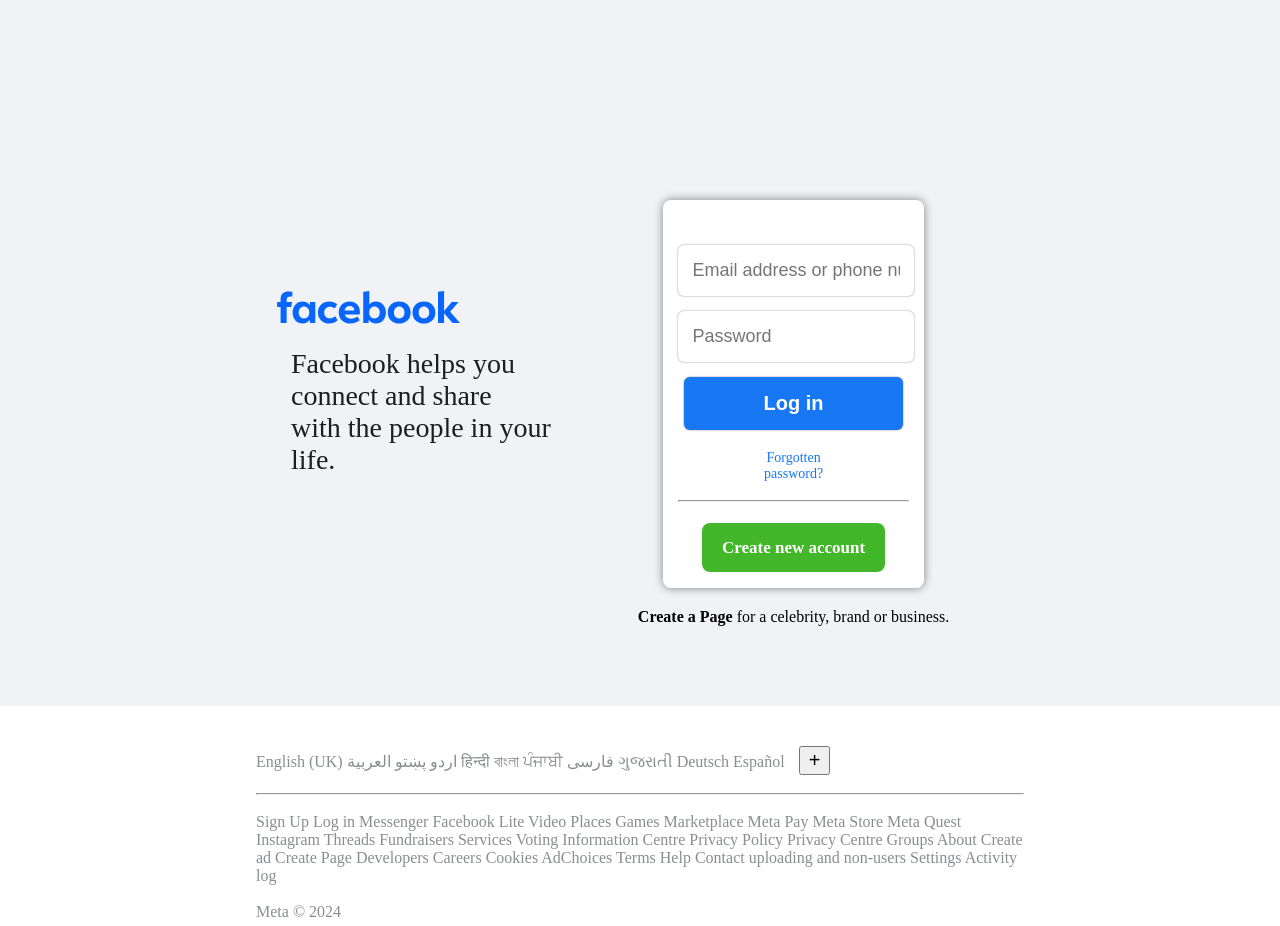
<file: facebook-login/index.html>
<!DOCTYPE html>
<html lang="en">

    <head>
        <meta charset="UTF-8">
        <meta name="viewport" content="width=device-width, initial-scale=1.0">
        <title>Facebook Login</title>
        <link rel="stylesheet" href="index.css">
    </head>

    <body>
        <section>
            <div class="left-section">
                <div class="facebook-logo">
                    <img src="./images/fb-logo.svg" alt="">
                </div>
                <div class="facebook-info">
                    <p>Facebook helps you connect and share <br>with the people in your life.</p>
                </div>
            </div>
            <div class="right-section">
                <div class="form-container">
                    <form>
                        <input type="text" name="email-phone" placeholder="Email address or phone number">
                        <input type="password" name="password" placeholder="Password">
                        <input type="submit" value="Log in">
                    </form>
                    <a href="#" class="forgot-pass-link">Forgotten password?</a>
                    <br>
                    <hr>
                    <br><br>
                    <a href="#" class="create-account-btn">Create new account</a>
                </div>
                <div class="right-section-bottom-text">
                    <p><b>Create a Page</b> for a celebrity, brand or business.</p>
                </div>
            </div>
        </section>
        <footer>
            <div class="footer-inner">

                <p>English (UK)
                    اردو
                    پښتو
                    العربية
                    हिन्दी
                    বাংলা
                    ਪੰਜਾਬੀ
                    فارسی
                    ગુજરાતી
                    Deutsch Español
                    <button>+</button>
                </p>
                <br>
                <hr>
                <br>
                <p>Sign Up Log in Messenger Facebook Lite Video Places Games Marketplace Meta Pay Meta Store Meta
                    Quest Instagram Threads Fundraisers Services Voting Information Centre Privacy Policy Privacy
                    Centre Groups About Create ad Create Page Developers Careers Cookies AdChoices Terms Help Contact
                    uploading and
                    non-users Settings Activity log</p>
                <br>
                <span>Meta &copy; 2024</span>
            </div>

        </footer>
    </body>

</html>
</file>
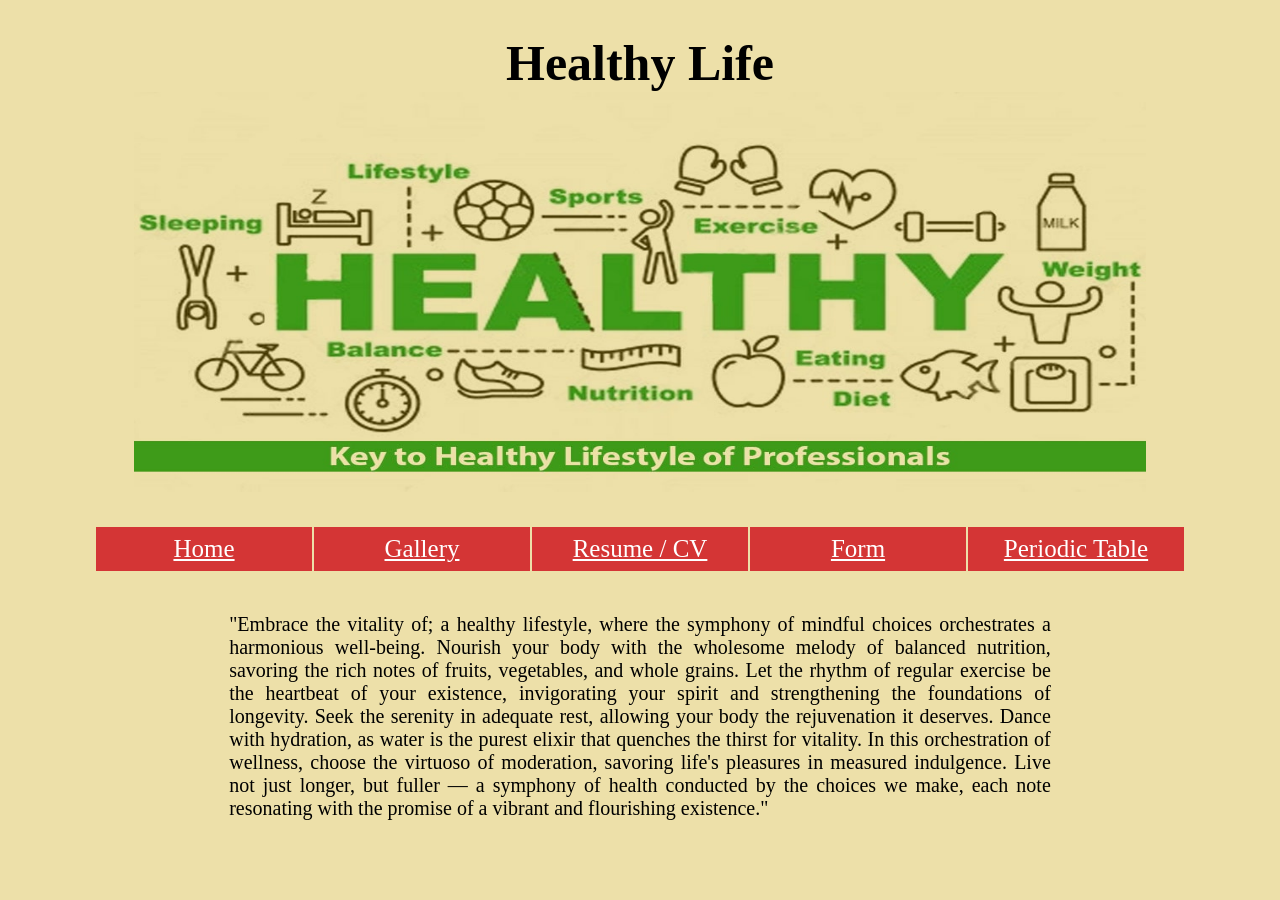
<file: Healthy-Life/index.html>
<!DOCTYPE html>
<html lang="en">

  <head>
    <meta charset="UTF-8" />
    <meta name="viewport" content="width=device-width, initial-scale=1.0" />
    <title>Healthy Life</title>
    <link rel="stylesheet" href="./assets/css/index.css" type="text/css" />
  </head>

  <body>
    <h1 align="center" class="main-heading">
      Healthy Life
      <br />
      <img src="./assets/images/Healthy-Life.jpg" width="80%" height="400" align="center" alt="" />
    </h1>
    <table align="center" cellpadding="8" class="navigation">
      <tr>
        <td align="center"><a href="./index.html">Home</a></td>
        <td align="center">
          <a href="./gallery.html">Gallery</a>
        </td>
        <td align="center">
          <a href="./resume.html">Resume / CV</a>
        </td>
        <td align="center"><a href="./form.html">Form</a></td>
        <td align="center">
          <a href="./periodic-table.html">Periodic Table</a>
        </td>
      </tr>
    </table>
    <p class="home-quote">
      "Embrace the vitality of; a healthy lifestyle, where the symphony of
      mindful choices orchestrates a harmonious well-being. Nourish your body
      with the wholesome melody of balanced nutrition, savoring the rich notes
      of fruits, vegetables, and whole grains. Let the rhythm of regular
      exercise be the heartbeat of your existence, invigorating your spirit and
      strengthening the foundations of longevity. Seek the serenity in adequate
      rest, allowing your body the rejuvenation it deserves. Dance with
      hydration, as water is the purest elixir that quenches the thirst for
      vitality. In this orchestration of wellness, choose the virtuoso of
      moderation, savoring life's pleasures in measured indulgence. Live not
      just longer, but fuller — a symphony of health conducted by the choices we
      make, each note resonating with the promise of a vibrant and flourishing
      existence."
    </p>
  </body>

</html>
</file>
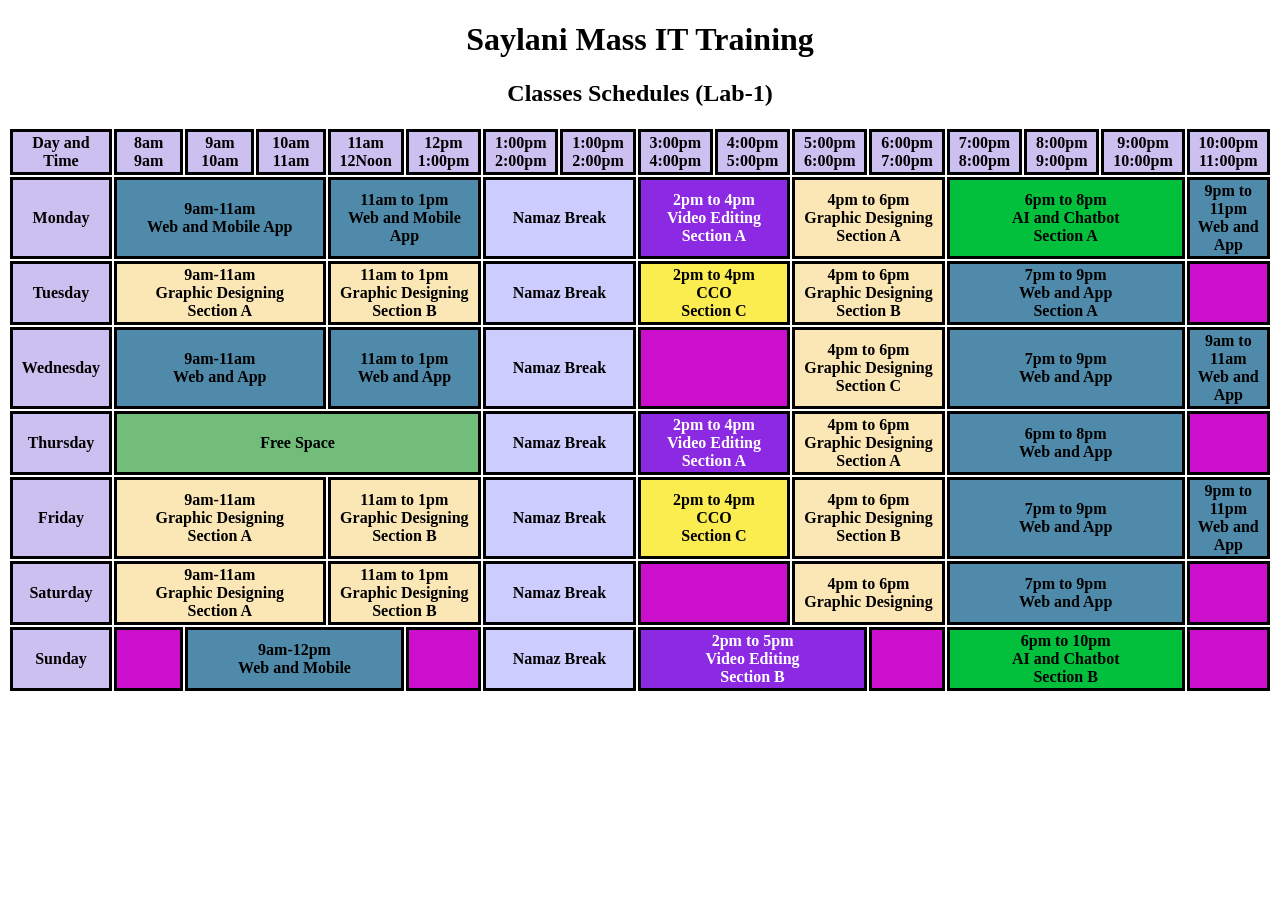
<file: Table-with-CSS/index.html>
<!DOCTYPE html>
<html lang="en">

    <head>
        <meta charset="UTF-8">
        <meta name="viewport" content="width=device-width, initial-scale=1.0">
        <title>Table With CSS</title>
        <link rel="stylesheet" href="./style.css">
    </head>

    <body>
        <h1>Saylani Mass IT Training</h1>
        <h2>Classes Schedules (Lab-1)</h3>
            <table>
                <tr class="first-row-column">
                    <td>Day and Time</td>
                    <td>8am <br>9am</td>
                    <td>9am <br>10am</td>
                    <td>10am <br />11am</td>
                    <td>11am <br>12Noon</td>
                    <td>12pm <br>1:00pm</td>
                    <td>1:00pm <br>2:00pm</td>
                    <td>1:00pm <br>2:00pm</td>
                    <td>3:00pm <br>4:00pm</td>
                    <td>4:00pm <br>5:00pm</td>
                    <td>5:00pm <br>6:00pm</td>
                    <td>6:00pm <br>7:00pm</td>
                    <td>7:00pm <br>8:00pm</td>
                    <td>8:00pm <br>9:00pm</td>
                    <td>9:00pm <br>10:00pm</td>
                    <td>10:00pm <br>11:00pm</td>
                </tr>
                <tr>
                    <td class="first-row-column">Monday</td>
                    <td colspan="3" class="web-app">9am-11am <br>Web and Mobile App</td>
                    <td colspan="2" class="web-app">11am to 1pm <br>Web and Mobile App</td>
                    <td colspan="2" class="namaz-break">Namaz Break</td>
                    <td colspan="2" class="video-editing">2pm to 4pm <br>Video Editing <br>Section A</td>
                    <td colspan="2" class="graphic-designing">4pm to 6pm <br>Graphic Designing <br>Section A</td>
                    <td colspan="3" class="ai-chatbot">6pm to 8pm <br>AI and Chatbot <br>Section A</td>
                    <td class="web-app">9pm to 11pm <br>Web and App</td>
                </tr>
                <tr>
                    <td class="first-row-column">Tuesday</td>
                    <td colspan="3" class="graphic-designing">9am-11am <br>Graphic Designing <br>Section A</td>
                    <td colspan="2" class="graphic-designing">11am to 1pm <br>Graphic Designing <br>Section B</td>
                    <td colspan="2" class="namaz-break">Namaz Break</td>
                    <td colspan="2" class="cco">2pm to 4pm <br>CCO <br>Section C</td>
                    <td colspan="2" class="graphic-designing">4pm to 6pm <br>Graphic Designing <br>Section B</td>
                    <td colspan="3" class="web-app">7pm to 9pm <br>Web and App <br>Section A</td>
                    <td class="empty-cell"></td>
                </tr>
                <tr>
                    <td class="first-row-column">Wednesday</td>
                    <td colspan="3" class="web-app">9am-11am <br>Web and App</td>
                    <td colspan="2" class="web-app">11am to 1pm <br>Web and App</td>
                    <td colspan="2" class="namaz-break">Namaz Break</td>
                    <td colspan="2" class="empty-cell"></td>
                    <td colspan="2" class="graphic-designing">4pm to 6pm <br>Graphic Designing <br>Section C</td>
                    <td colspan="3" class="web-app">7pm to 9pm <br>Web and App </td>
                    <td class="web-app">9am to 11am <br>Web and App</td>
                </tr>
                <tr>
                    <td class="first-row-column">Thursday</td>
                    <td colspan="5" id="free-space">Free Space</td>
                    <td colspan="2" class="namaz-break">Namaz Break</td>
                    <td colspan="2" class="video-editing">2pm to 4pm <br>Video Editing <br>Section A</td>
                    <td colspan="2" class="graphic-designing">4pm to 6pm <br>Graphic Designing <br>Section A</td>
                    <td colspan="3" class="web-app">6pm to 8pm <br>Web and App </td>
                    <td class="empty-cell"></td>
                </tr>
                <tr>
                    <td class="first-row-column">Friday</td>
                    <td colspan="3" class="graphic-designing">9am-11am <br>Graphic Designing <br>Section A</td>
                    <td colspan="2" class="graphic-designing">11am to 1pm <br>Graphic Designing <br>Section B</td>
                    <td colspan="2" class="namaz-break">Namaz Break</td>
                    <td colspan="2" class="cco">2pm to 4pm <br>CCO <br>Section C</td>
                    <td colspan="2" class="graphic-designing">4pm to 6pm <br>Graphic Designing <br>Section B</td>
                    <td colspan="3" class="web-app">7pm to 9pm <br>Web and App </td>
                    <td class="web-app">9pm to 11pm <br>Web and App</td>
                </tr>
                <tr>
                    <td class="first-row-column">Saturday</td>
                    <td colspan="3" class="graphic-designing">9am-11am <br>Graphic Designing <br>Section A</td>
                    <td colspan="2" class="graphic-designing">11am to 1pm <br>Graphic Designing <br>Section B</td>
                    <td colspan="2" class="namaz-break">Namaz Break</td>
                    <td colspan="2" class="empty-cell"></td>
                    <td colspan="2" class="graphic-designing">4pm to 6pm <br>Graphic Designing </td>
                    <td colspan="3" class="web-app">7pm to 9pm <br>Web and App </td>
                    <td class="empty-cell"></td>
                </tr>
                <tr>
                    <td class="first-row-column">Sunday</td>
                    <td class="empty-cell"></td>
                    <td colspan="3" class="web-app">9am-12pm <br>Web and Mobile </td>
                    <td class="empty-cell"></td>
                    <td colspan="2" class="namaz-break">Namaz Break</td>
                    <td colspan="3" class="video-editing">2pm to 5pm <br>Video Editing <br>Section B </td>
                    <td class="empty-cell"></td>
                    <td colspan="3" class="ai-chatbot">6pm to 10pm <br>AI and Chatbot <br>Section B </td>
                    <td class="empty-cell"></td>
                </tr>
            </table>
    </body>

</html>
</file>
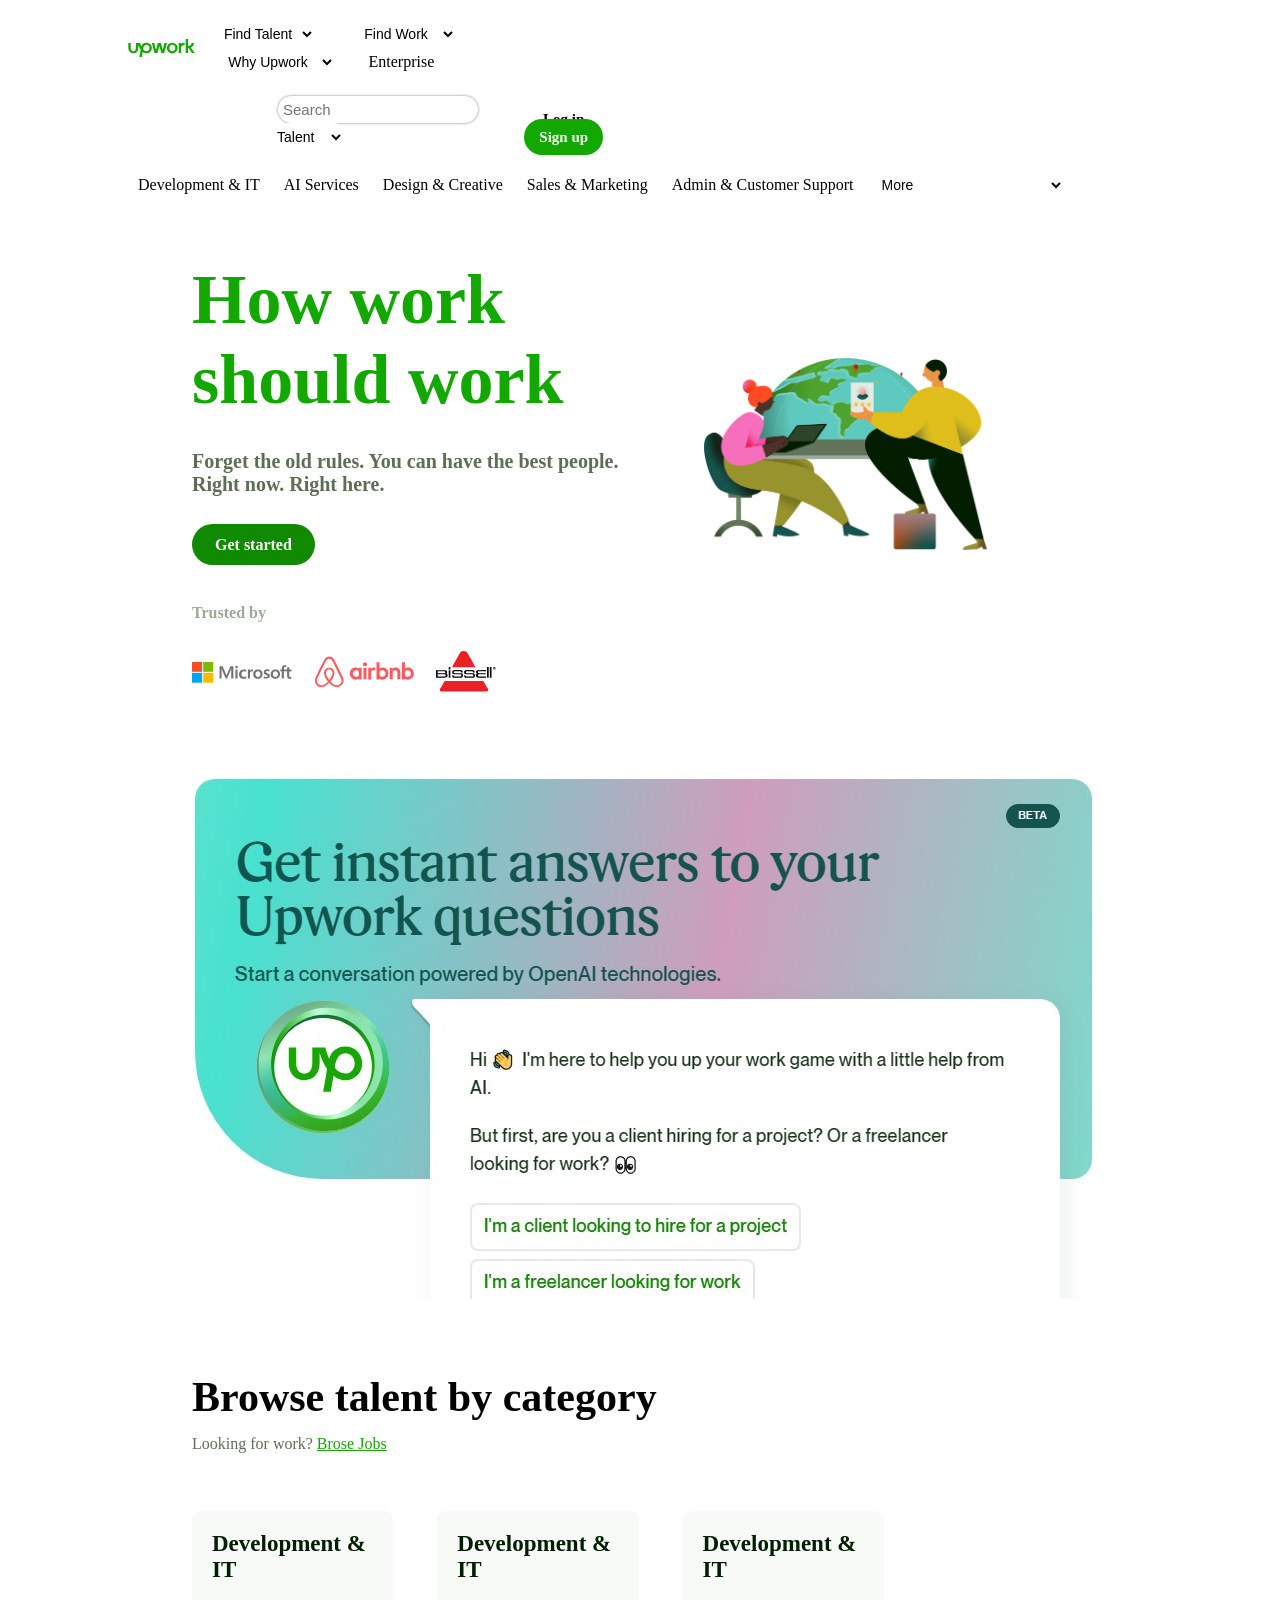
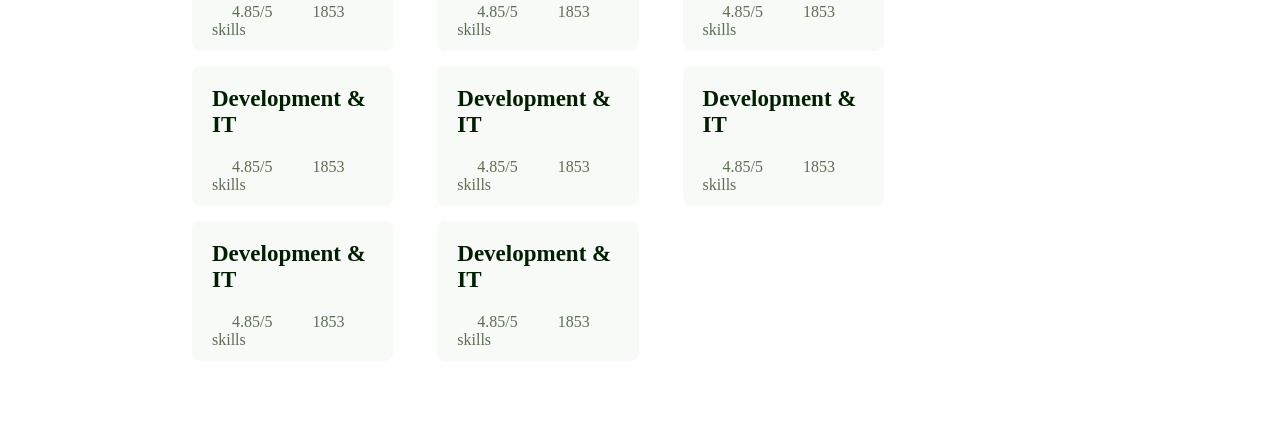
<file: upwork-clone/index.html>
<!DOCTYPE html>
<html lang="en">

    <head>
        <meta charset="UTF-8">
        <meta name="viewport" content="width=device-width, initial-scale=1.0">
        <title>Upwork Clone</title>
        <link rel="stylesheet" href="./index.css">
    </head>

    <body>
        <header>
            <div class="left-header">
                <span class="upwork-logo"><img src="./images/upwork.svg" alt="upwork-logo"></span>
                <ul class="upper-header-tabs">
                    <li class="header-tabs-list-item">
                        <select name="find-talent" id="">
                            <option value="find-talent">Find Talent</option>
                            <option value="post-jobs">Post Job</option>
                            <option value="browse-jobs">Browse Jobs</option>
                        </select>
                    </li>
                    <li class="header-tabs-list-item">
                        <select name="find-work" id="">
                            <option value="find-work">Find Work</option>
                            <option value="ways-to-work">Ways to Work</option>
                            <option value="earn-work">Earn Work</option>
                        </select>
                    </li>
                    <li class="header-tabs-list-item">
                        <select name="why-upwork" id="">
                            <option value="why-upwork">Why Upwork</option>
                            <option value="ways-to-work">Success Stories</option>
                            <option value="earn-work">Reviews</option>
                        </select>
                    </li>
                    <li class="header-tabs-list-item">
                        <a href="#">Enterprise</a>
                    </li>
                </ul>
            </div>
            <div class="right-header">
                <div class="search-header">
                    <input type="search" name="search" placeholder="Search">
                    <select name="talent" id="">
                        <option value="talent">Talent</option>
                        <option value="talent">Projects</option>
                        <option value="talent">Jobs</option>
                    </select>
                </div>
                <div class="login-signup">
                    <a href="#" class="login-btn">Log in</a>
                    <a href="#" class="signup-btn">Sign up</a>
                </div>
            </div>
            <div class="lower-header-tabs">
                <ul>
                    <li><a href="">Development & IT</a></li>
                    <li><a href="">AI Services</a></li>
                    <li><a href="">Design & Creative</a></li>
                    <li><a href="">Sales & Marketing</a></li>
                    <li><a href="">Admin & Customer Support</a></li>
                    <li>
                        <select name="more-header-tabs" id="">
                            <option value="more">More</option>
                            <option value="more">Writing & Translation</option>
                            <option value="more">Finance & Accounting</option>
                            <option value="more">HR & Training</option>
                            <option value="more">Legal</option>
                            <option value="more">Engineering & Architecture</option>
                            <option value="more">See All Specializations</option>
                        </select>
                    </li>
                </ul>
            </div>
        </header>
        <section class="first-section">
            <div class="left-section">
                <h1>How work <br> should work</h1>
                <h3>Forget the old rules. You can have the best people. <br>Right now. Right here.</h3>
                <a href="#" class="get-started-btn">Get started</a>
            </div>
            <div class="right-section">
                <img src="./images/hero-img.webp" alt="hero-image">
            </div>
            <div class="bottom-section">
                <h4>Trusted by</h4>
                <div class="bottom-images">
                    <img src="./images/microsoft.svg" alt="">
                    <img src="./images/airbnb.svg" alt="">
                    <img src="./images/bissell.svg" alt="">
                </div>
            </div>
        </section>
        <section class="middle-section">
            <div class="middle-image">
                <img src="./images/upwork-content-image.jpeg" alt="upwork-content-image">
            </div>
        </section>
        <section class="second-section">
            <div class="browse-talent">
                <h1>Browse talent by category</h1>
                <p>Looking for work? <a href="#" class="browse-jobs-link">Brose Jobs</a></p>
            </div>
            <div class="sub-sections-talents">
                <div class="sub-section">
                    <h1 class="sub-section-title">Development & IT</h1>
                    <div class="sub-section-details">
                        <span>4.85/5</span><span>1853 skills</span>
                    </div>
                </div>
                <div class="sub-section">
                    <h1 class="sub-section-title">Development & IT</h1>
                    <div class="sub-section-details">
                        <span>4.85/5</span><span>1853 skills</span>
                    </div>
                </div>
                <div class="sub-section">
                    <h1 class="sub-section-title">Development & IT</h1>
                    <div class="sub-section-details">
                        <span>4.85/5</span><span>1853 skills</span>
                    </div>
                </div>
                <div class="sub-section">
                    <h1 class="sub-section-title">Development & IT</h1>
                    <div class="sub-section-details">
                        <span>4.85/5</span><span>1853 skills</span>
                    </div>
                </div>
                <div class="sub-section">
                    <h1 class="sub-section-title">Development & IT</h1>
                    <div class="sub-section-details">
                        <span>4.85/5</span><span>1853 skills</span>
                    </div>
                </div>
                <div class="sub-section">
                    <h1 class="sub-section-title">Development & IT</h1>
                    <div class="sub-section-details">
                        <span>4.85/5</span><span>1853 skills</span>
                    </div>
                </div>
                <div class="sub-section">
                    <h1 class="sub-section-title">Development & IT</h1>
                    <div class="sub-section-details">
                        <span>4.85/5</span><span>1853 skills</span>
                    </div>
                </div>
                <div class="sub-section">
                    <h1 class="sub-section-title">Development & IT</h1>
                    <div class="sub-section-details">
                        <span>4.85/5</span><span>1853 skills</span>
                    </div>
                </div>
            </div>
        </section>
    </body>

</html>
</file>
<file: facebook-login/index.css>
* {
  margin: 0;
  padding: 0;
}
body {
  background-color: #f0f2f5;
}
section {
  width: 60%;
  margin: 0 auto;
  margin-top: 200px;
}
.left-section {
  width: 45%;
  margin-top: 70px;
  float: left;
}
.facebook-logo {
  width: 100%;
  /* margin: 0 auto; */
}
.facebook-logo img {
  width: 65%;
  /* vertical-align: middle; */
}
.facebook-info {
  font-size: 28px;
  color: #1c1e21;
  margin-left: 35px;
}
.right-section {
  width: 50%;
  /* height: 10px; */
  display: inline-block;
}
.form-container {
  width: 60%;
  margin: 0px auto;
  text-align: center;
  background-color: #ffffff;
  padding: 30px 15px;
  border-radius: 8px;
  box-shadow: 0px 0px 10px grey;
}
input {
  display: block;
  padding: 15px 14px;
  width: 90%;
  margin: 15px auto;
  border-radius: 6px;
  border: none;
  font-size: 18px;
  box-shadow: 0px 0px 2px grey;
}
input[type="submit"] {
  width: 95%;
  background-color: #1877f2;
  color: white;
  font-weight: bold;
  font-size: 20px;
}
.forgot-pass-link {
  display: block;
  width: 50%;
  margin: 0px auto;
  margin-top: 20px;
  text-align: center;
  color: #1877f2;
  font-size: 14px;
  text-decoration: none;
}
.create-account-btn {
  background-color: #42b72a;
  color: white;
  font-size: 17px;
  text-align: center;
  padding: 15px 20px;
  border-radius: 8px;
  text-decoration: none;
  font-weight: bold;
}
.right-section-bottom-text {
  width: 100%;
  margin: 0px auto;
  margin-top: 20px;
  text-align: center;
}
footer {
  width: 100%;
  height: 20vh;
  margin-top: 80px;
  background-color: #ffffff;
  color: #8a8d91;
  padding-top: 40px;
}
.footer-inner {
  width: 60%;
  margin: 0 auto;
}
footer button {
  padding: 1px 8px;
  margin: 0 10px;
  font-size: 20px;
}
</file>
<file: Healthy-Life/assets/css/index.css>
body {
  background-color: #ede0a9;
}
.main-heading {
  font-size: 50px;
}
.navigation td {
  font-size: 25px;
  width: 200px;
}
.navigation tr {
  background-color: rgb(212, 53, 53);
}
a {
  color: white;
}
p {
  font-size: 20px;
}
.home-quote {
  width: 65%;
  margin: 40px auto;
  text-align: justify;
}
figure,
.cv-container,
.form-container {
  width: 1100px;
  margin: 30px auto;
}
.cv-container a {
  color: red;
}
.form-container td {
  width: 600px;
  font-size: 20px;
}
.go-to-top a {
  color: red;
}
#submit-button {
  width: 150px;
  height: 40px;
  font-size: 20px;
  color: white;
  background-color: rgb(39, 39, 39);
}
</file>
<file: Table-with-CSS/style.css>
table {
  width: 100%;
}
td {
  text-align: center;
  width: 5%;
  border: 3px solid black;
  font-weight: bold;
  padding: 2px 5px;
}
h1,
h2 {
  text-align: center;
}
#free-space {
  background-color: #71bd79;
}
.first-row-column {
  background-color: #cbc0f0;
}
.empty-cell {
  background-color: #cb0fcd;
}
.namaz-break {
  background-color: #ccccfe;
}
.web-app {
  background-color: #4f8aaa;
}
.ai-chatbot {
  background-color: #02bf3c;
}
.graphic-designing {
  background-color: #fbe6b5;
}
.video-editing {
  background-color: #8b29e3;
  color: white;
}
.cco {
  background-color: #fbec50;
}
</file>
<file: upwork-clone/index.css>
* {
  margin: 0;
  padding: 0;
}
header {
  width: 80%;
  margin: 0 auto;
}
.left-header {
  width: 50%;
  margin: 20px 0;
  display: inline-block;
}
.upwork-logo img {
  vertical-align: middle;
  width: 13%;
}

.upper-header-tabs {
  width: 70%;
  list-style: none;
  display: inline-block;
  vertical-align: middle;
}
.upper-header-tabs li,
.upper-header-tabs select option {
  display: inline;
  vertical-align: middle;
  margin: 0 15px;
  text-align: center;
}
.header-tabs-list-item a {
  text-decoration: none;
  color: black;
} 
.upper-header-tabs select, select[name="talent"], select[name="more-header-tabs"] {
  font-size: 14px;
  padding: 5px 0px;
  border-radius: 10px;
  border: none;
  background-color: white;
}
.upper-header-tabs select:focus, select[name="talent"]:focus,select[name="more-header-tabs"]:focus {
  border: none;
  outline: none;
}
.right-header {
  width: 40%;
  display: inline-block;
  margin-left: 145px;
}
.search-header {
  width: 55%;
  display: inline-block;
}
input[name="search"] {
  font-size: 15px;
  padding: 5px;
  margin: 0 5px;
  border-radius: 15px;
  border: none;
  box-shadow: 0px 0px 3px grey;
}
.login-signup {
  width: 30%;
  display: inline-block;
  text-align: center;
}
.login-btn,
.signup-btn {
  padding: 10px 15px;
  border: none;
  border-radius: 100px;
  outline: none;
  font-size: 15px;
  font-weight: bold;
  margin: 0 5px;
  text-decoration: none;
  transition: all 0.3s ease;
}
.login-btn {
  background-color: white;
  color: black;
}
.login-btn:hover {
  background-color: #13a800;
  color: white;
}
.signup-btn {
  background-color: #13a800;
  color: white;
}
.signup-btn:hover {
  background-color: white;
  color: black;1
}
.lower-header-tabs {
  width: 100%;
}
.lower-header-tabs ul {
  list-style: none;
}

.lower-header-tabs ul li {
  display: inline-block;
  margin: 20px 10px;
}
.lower-header-tabs ul li a {
  text-decoration: none;
  color: black;
}
.first-section {
  width: 70%;
  margin: 41px auto;
}
.left-section {
  width: 50%;
  display: inline-block;
}
.left-section h1 {
  font-size: 70px;
  color: #13A800;
}
.left-section h3 {
  color: #5e6d55;
  margin: 30px 0;
  margin-bottom: 40px;
  font-size: 20px;
}
.get-started-btn {
  padding: 12px 23px;
  background-color: #108A01;
  color: white;
  font-weight: bold;
  text-decoration: none;
  border-radius: 30px;
}
.right-section {
  width: 45%  ;
  text-align: center;
  display: inline-block;
}
.right-section img {
  width: 70%;
}
.middle-section {
  width: 100%;
  margin: 40px 0;
}
.middle-image {
  width: 80%;
  margin: 0 auto;
  text-align: center;
}
.bottom-section {
  width: 100%;
  margin-top: 50px;
}
.bottom-section h4 {
  font-size: 16px;
  color: #9aaa97;
}
.bottom-section img {
  width: 100px;
  height: 100px;
  margin: 0 18px;
}
.bottom-section img+img+img {
  width: 60px;
}
.bottom-section img {
  margin-left: 0px;
}
.second-section {
  width: 70%;
  margin: 70px auto;
}
.browse-talent {
  width: 100%;
  margin: 40px 0;
}
.browse-talent h1 {
  font-size: 42px;
  margin-bottom: 14px;
}
.browse-talent p {
  color: #5e6d55;
  font-size: 16px;
}
.browse-jobs-link {
  color: #14a800;
  font-size: 16px;
}
.sub-sections-talents {
  width: 100%;
  margin: 50px 0;
}
.sub-section {
  width: 18%;
  padding: 20px;
  background: #f7faf7;
  border-radius: 8px;
  display: inline-block;
  margin: 7.5px 0px;
  margin-right: 40px;
  height: 100px;
}
.sub-section {
  margin-left: 0;
}
.sub-section:hover {
  background-color: #E4EBE4;
}
.sub-section-title {
  font-size: 23px;
  color: #001e00;
}
.sub-section-details {
  padding-top: 20px;
}
.sub-section-details span {
  margin: 0 20px;
  color: #5e6d55;
}
</file>
